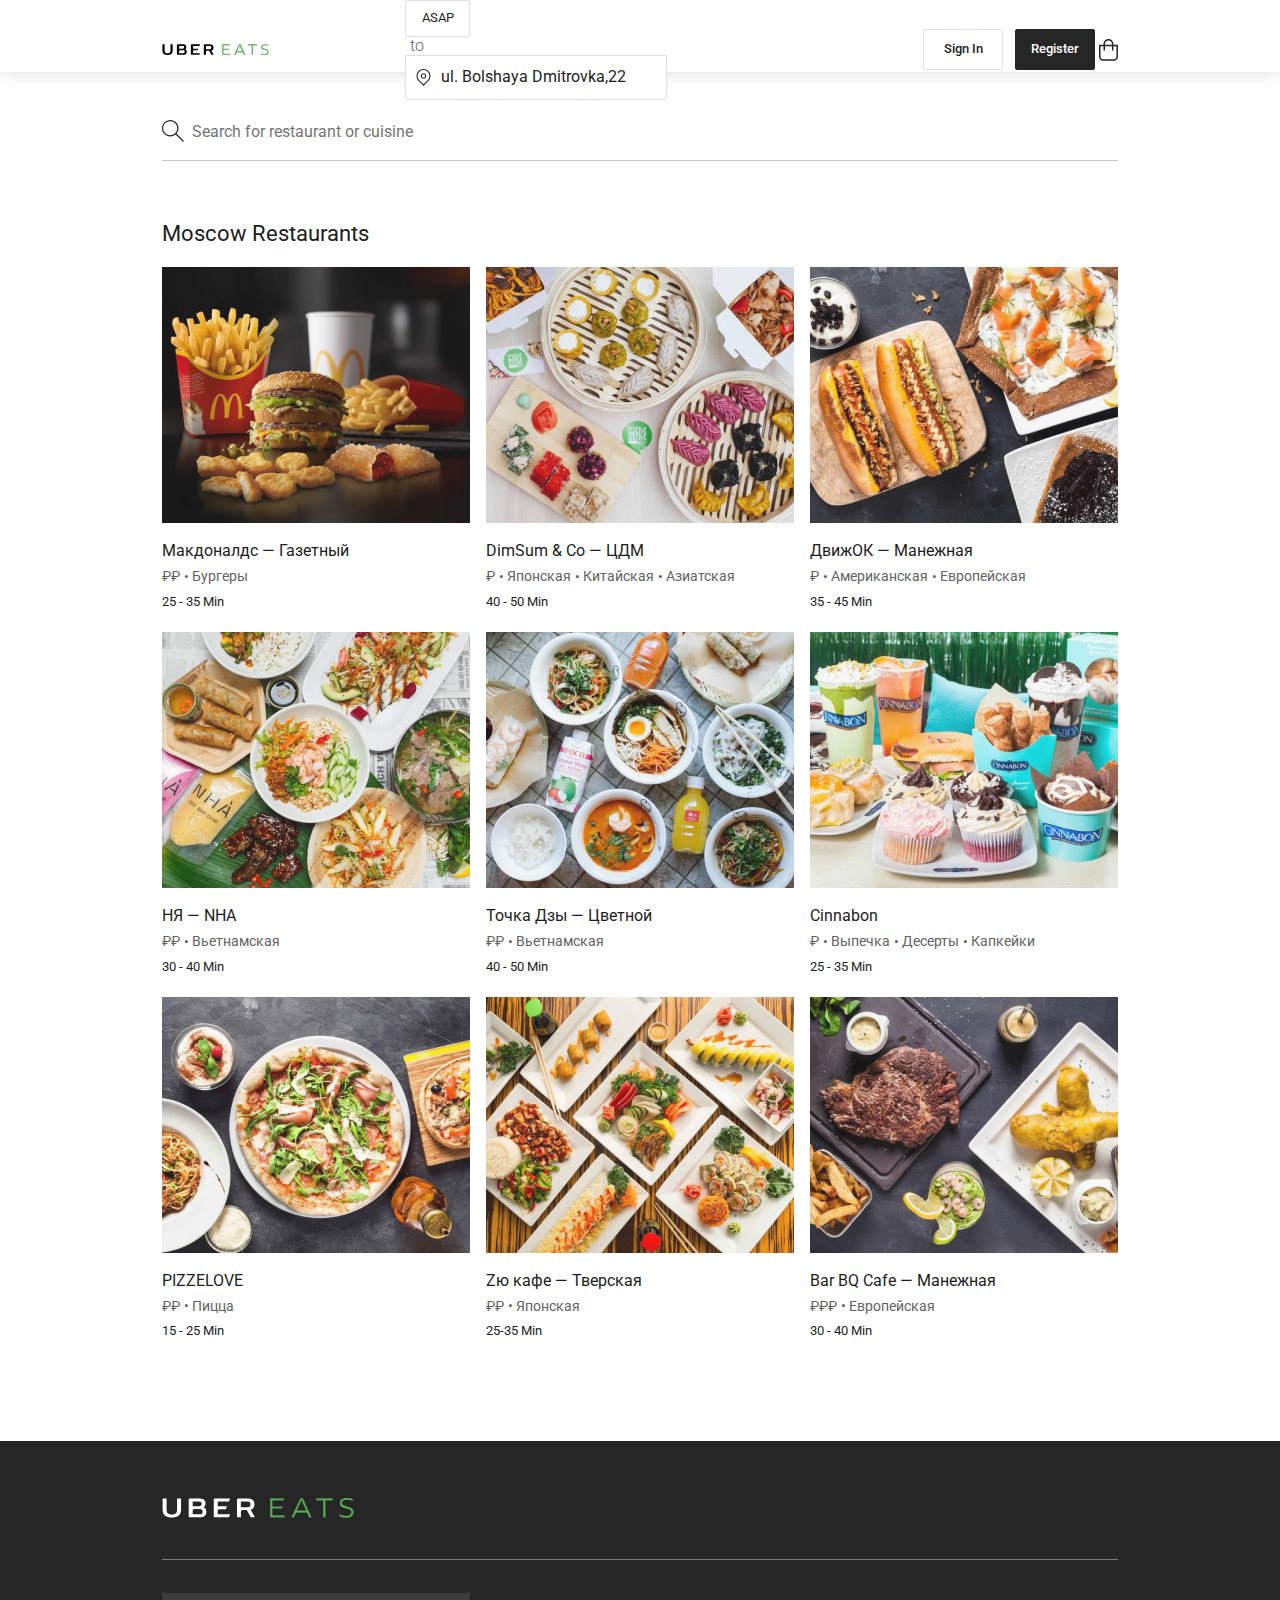
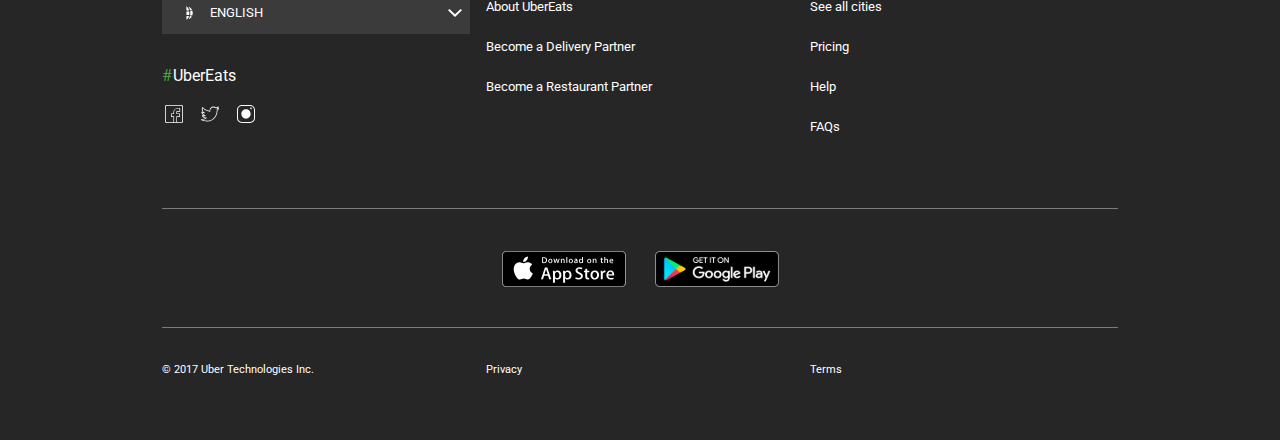
<file: ubereats/index.html>
<!doctype html>
<html>

<head>
    <title>Uber Eats</title>
    <meta charset="utf-8">
    <link href="https://fonts.googleapis.com/css?family=Roboto:300,400,500,700&amp;subset=cyrillic,cyrillic-ext" rel="stylesheet">
    <link rel="stylesheet" href="./styles/normalize.css">
    <link rel="stylesheet" href="./styles/styles.css">
</head>

<body>
    <header class="header">
        <div class="container">
            <div class="row">
                <div class="col col-xs-5 col-md-2 col-lg-3">
                    <a class="logo" href=""></a>
                </div>
                <div class="order col col-lg-5">
                    <form action="">
                        <button class="order__button" type="submit">ASAP</button>
                        <span class="order__text">to</span>
                        <input class="order__input" type="text" name="adress" value="ul. Bolshaya Dmitrovka,22">
                    </form>
                </div>
                <div class="col col-xs-7 col-md-5 col-lg-4">
                    <div class="user">
                        <input class="user__btn user__btn--white" type="button" value="Sign In">
                        <input class="user__btn user__btn--black" type="button" value="Register">
                        <a class="user__basket" href=""></a>
                    </div>
                </div>
            </div>
        </div>
    </header>
    <main>
        <section class="search">
            <div class="container">
                <div class="row">
                    <div class="col col-xs-12">
                        <input class="search__input" type="text" placeholder="Search for restaurant or cuisine">
                    </div>
                </div>
            </div>
        </section>

        <section class="order--mobile">
            <form action="">
                <div class="container">
                    <div class="row">
                        <div class="col col-xs-3">
                            <span class="order__text">When</span>
                            <button class="order__button" type="submit">ASAP</button>
                        </div>
                        <div class="col col-xs-9">
                            <span class="order__text">To</span>
                            <input class="order__input" type="text" name="adress" value="ul. Bolshaya Dmitrovka,22">
                        </div>
                    </div>
                </div>

            </form>
        </section>

        <section class="restaurants">
            <div class="container">
                <h1>Moscow Restaurants</h1>
                <div class="row">
                    <div class="col col-md-6 col-lg-4">
                        <a class="card" href="">
                            <img class="card__img" src="./images/gallery/1.png" alt="pic">
                            <h2>Макдоналдс — Газетный</h2>
                            <div>
                                <span class="card__price">₽₽</span>
                                <ul class="card__kitchen-list">
                                    <li class="kitchen-list__item">Бургеры</li>
                                </ul>
                            </div>
                            <time class="card__time">25 - 35 Min</time>
                        </a>
                    </div>
                    <div class="col col-md-6 col-lg-4">
                        <a class="card" href="">
                            <img class="card__img" src="./images/gallery/2.png" alt="pic">
                            <h2>DimSum & Co — ЦДМ</h2>
                            <div>
                                <span class="card__price">₽</span>
                                <ul class="card__kitchen-list">
                                    <li class="kitchen-list__item">Японская</li>
                                    <li class="kitchen-list__item">Китайская</li>
                                    <li class="kitchen-list__item">Азиатская</li>
                                </ul>
                            </div>
                            <time class="card__time">40 - 50 Min</time>
                        </a>
                    </div>
                    <div class="col col-md-6 col-lg-4">
                        <a class="card" href="">
                            <img class="card__img" src="./images/gallery/3.png" alt="pic">
                            <h2>ДвижОК — Манежная</h2>
                            <div>
                                <span class="card__price">₽</span>
                                <ul class="card__kitchen-list">
                                    <li class="kitchen-list__item">Американская</li>
                                    <li class="kitchen-list__item">Европейская</li>
                                </ul>
                            </div>
                            <time class="card__time">35 - 45 Min</time>
                        </a>
                    </div>
                    <div class="col col-md-6 col-lg-4">
                        <a class="card" href="">
                            <img class="card__img" src="./images/gallery/4.png" alt="pic">
                            <h2>НЯ — NHA</h2>
                            <div>
                                <span class="card__price">₽₽</span>
                                <ul class="card__kitchen-list">
                                    <li class="kitchen-list__item">Вьетнамская</li>
                                </ul>
                            </div>
                            <time class="card__time">30 - 40 Min</time>
                        </a>
                    </div>
                    <div class="col col-md-6 col-lg-4">
                        <a class="card" href="">
                            <img class="card__img" src="./images/gallery/5.png" alt="pic">
                            <h2>Точка Дзы — Цветной</h2>
                            <div>
                                <span class="card__price">₽₽</span>
                                <ul class="card__kitchen-list">
                                    <li class="kitchen-list__item">Вьетнамская</li>
                                </ul>
                            </div>
                            <time class="card__time">40 - 50 Min</time>
                        </a>
                    </div>
                    <div class="col col-md-6 col-lg-4">
                        <a class="card" href="">
                            <img class="card__img" src="./images/gallery/6.png" alt="pic">
                            <h2>Cinnabon</h2>
                            <div>
                                <span class="card__price">₽</span>
                                <ul class="card__kitchen-list">
                                    <li class="kitchen-list__item">Выпечка</li>
                                    <li class="kitchen-list__item">Десерты</li>
                                    <li class="kitchen-list__item">Капкейки</li>
                                </ul>
                            </div>
                            <time class="card__time">25 - 35 Min</time>
                        </a>
                    </div>
                    <div class="col col-md-6 col-lg-4">
                        <a class="card" href="">
                            <img class="card__img" src="./images/gallery/7.png" alt="pic">
                            <h2>PIZZELOVE</h2>
                            <div>
                                <span class="card__price">₽₽</span>
                                <ul class="card__kitchen-list">
                                    <li class="kitchen-list__item">Пицца</li>
                                </ul>
                            </div>
                            <time class="card__time">15 - 25 Min</time>
                        </a>
                    </div>
                    <div class="col col-md-6 col-lg-4">
                        <a class="card" href="">
                            <img class="card__img" src="./images/gallery/8.png" alt="pic">
                            <h2>Zю кафе — Тверская</h2>
                            <div>
                                <span class="card__price">₽₽</span>
                                <ul class="card__kitchen-list">
                                    <li class="kitchen-list__item">Японская</li>
                                </ul>
                            </div>
                            <time class="card__time">25-35 Min</time>
                        </a>
                    </div>
                    <div class="col col-md-6 col-lg-4">
                        <a class="card" href="">
                            <img class="card__img" src="./images/gallery/9.png" alt="pic">
                            <h2>Bar BQ Cafe — Манежная</h2>
                            <div>
                                <span class="card__price">₽₽₽</span>
                                <ul class="card__kitchen-list">
                                    <li class="kitchen-list__item">Европейская</li>
                                </ul>
                            </div>
                            <time class="card__time">30 - 40 Min</time>
                        </a>
                    </div>
                </div>
            </div>
        </section>
    </main>
    <footer class="footer">
        <div class="container">
            <section class="footer__section">
                <div class="row">
                    <div class="col col-xs-12">
                        <a class="logo--footer" href="">
                            <img src="./images/logo/white-logo.svg" alt="logo">
                        </a>
                    </div>
                </div>
            </section>
            <section class="footer__section footer__links">
                <div class="row">
                    <div class="col col-xs-12 col-md-4">

                        <select class="footer__select--country">
                            <option value="ENGLISH">ENGLISH</option>
                            <option value="RUSSIAN">RUSSIAN</option>
                            <option value="UKRAINE">UKRAINE</option>
                            <option value="CHINEESE">CHINEESE</option>
                        </select>

                        <p class="links__hashtag">
                            <span class="hashtag--green">#</span>UberEats</p>
                        <ul class="social-list">
                            <li class="social-list__item">
                                <a class="social-list__link social-list__link--fb" href=""></a>
                            </li>
                            <li class="social-list__item">
                                <a class="social-list__item social-list__link--tw" href=""></a>
                            </li>
                            <li class="social-list__item">
                                <a class="social-list__item social-list__link--inst" href=""></a>
                            </li>
                        </ul>
                    </div>
                    <div class="col col-xs-12 col-md-4">
                        <ul class="footer-list">
                            <li class="footer-list__item">
                                <a class="footer-list__link" href="">About UberEats</a>
                            </li>
                            <li class="footer-list__item">
                                <a class="footer-list__link" href="">Become a Delivery Partner</a>
                            </li>
                            <li class="footer-list__item">
                                <a class="footer-list__link" href="">Become a Restaurant Partner</a>
                            </li>
                        </ul>
                    </div>
                    <div class="col col-xs-12 col-md-4">
                        <ul class="footer-list">
                            <li class="footer-list__item">
                                <a class="footer-list__link" href="">See all cities</a>
                            </li>
                            <li class="footer-list__item">
                                <a class="footer-list__link" href="">Pricing</a>
                            </li>
                            <li class="footer-list__item">
                                <a class="footer-list__link" href="">Help</a>
                            </li>
                            <li class="footer-list__item">
                                <a class="footer-list__link" href="">FAQs</a>
                            </li>
                        </ul>
                    </div>
                </div>
            </section>
            <section class="footer__section footer-getapp">
                <div class="row">
                    <div class="col col-xs-12">
                        <a class="footer-getapp__link" href="">
                            <img class="footer-getapp__img" src="./images/icons/app-store.svg" alt="appstore">
                        </a>
                        <a class="footer-getapp__link" href="">
                            <img class="footer-getapp__img" src="./images/icons/google-play.svg" alt="googleplay">
                        </a>
                    </div>
                </div>
            </section>
            <section class="footer__section footer-copyright">
                <div class="row">
                    <div class="col col-xs-12 col-md-4">
                        <small class="footer-copyright__text">© 2017 Uber Technologies Inc.</small>
                    </div>
                    <div class="col col-xs-12 col-md-4">
                        <small class="footer-copyright__text">Privacy</small>
                    </div>
                    <div class="col col-xs-12 col-md-4">
                        <small class="footer-copyright__text">Terms</small>
                    </div>
                </div>
            </section>
        </div>
    </footer>
</body>

</html>
</file>
<file: ubereats/styles/styles.css>
/* common */

body {
  font-family: "Roboto", sans-serif;
}

h1,
h2,
h3,
h4 {
  margin: 0;
  padding: 0;
}

h1 {
  font-size: 22px;
  color: #1d1d1d;
  line-height: 34px;
  font-weight: 400;
  margin-bottom: 16px;
}

h2 {
  font-size: 16px;
  color: #1d1d1d;
  line-height: 24px;
  font-weight: 400;
  margin-top: 16px;
}

ul {
  list-style: none;
  margin: 0;
  padding: 0;
}

small {
  font-size: 11px;
}

/* layout */

.container {
  width: 308px;
  height: 100%;
  margin: auto;
  padding: 0 8px;
}

.row {
  height: 100%;
  display: flex;
  flex-wrap: wrap;
  justify-content: space-between;
  align-items: center;
  margin-left: -8px;
  margin-right: -8px;
}

.col {
  padding-left: 8px;
  padding-right: 8px;
  box-sizing: border-box;
}

.col-xs-1 {
  flex-basis: 8.3333%;
}
.col-xs-2 {
  flex-basis: 16.6666%;
}
.col-xs-3 {
  flex-basis: 25%;
}
.col-xs-4 {
  flex-basis: 33.3333%;
}
.col-xs-5 {
  flex-basis: 41.6666%;
}
.col-xs-6 {
  flex-basis: 50%;
}
.col-xs-7 {
  flex-basis: 58.3333%;
}
.col-xs-8 {
  flex-basis: 66.6666%;
}
.col-xs-9 {
  flex-basis: 75%;
}
.col-xs-10 {
  flex-basis: 83.3333%;
}
.col-xs-11 {
  flex-basis: 91.6666%;
}
.col-xs-12 {
  flex-basis: 100%;
}

@media (min-width: 768px) {
  .container {
    width: 752px;
  }

  .col-md-1 {
    flex-basis: 8.3333%;
  }
  .col-md-2 {
    flex-basis: 16.6666%;
  }
  .col-md-3 {
    flex-basis: 25%;
  }
  .col-md-4 {
    flex-basis: 33.3333%;
  }
  .col-md-5 {
    flex-basis: 41.6666%;
  }
  .col-md-6 {
    flex-basis: 50%;
  }
  .col-md-7 {
    flex-basis: 58.3333%;
  }
  .col-md-8 {
    flex-basis: 66.6666%;
  }
  .col-md-9 {
    flex-basis: 75%;
  }
  .col-md-10 {
    flex-basis: 83.3333%;
  }
  .col-md-11 {
    flex-basis: 91.6666%;
  }
  .col-md-12 {
    flex-basis: 100%;
  }
}

@media (min-width: 991px) {
  .container {
    width: 956px;
  }

  .col-lg-1 {
    flex-basis: 8.3333%;
  }
  .col-lg-2 {
    flex-basis: 16.6666%;
  }
  .col-lg-3 {
    flex-basis: 25%;
  }
  .col-lg-4 {
    flex-basis: 33.3333%;
  }
  .col-lg-5 {
    flex-basis: 41.6666%;
  }
  .col-lg-6 {
    flex-basis: 50%;
  }
  .col-lg-7 {
    flex-basis: 58.3333%;
  }
  .col-lg-8 {
    flex-basis: 66.6666%;
  }
  .col-lg-9 {
    flex-basis: 75%;
  }
  .col-lg-10 {
    flex-basis: 83.3333%;
  }
  .col-lg-11 {
    flex-basis: 91.6666%;
  }
  .col-lg-12 {
    flex-basis: 100%;
  }
}

/* header */

.header {
  height: 72px;
  margin-bottom: 40px;
  box-shadow: 0px 0px 16px rgba(38, 38, 38, 0.16);
}

.header .col-lg-4 {
  text-align: right;
}

.logo {
  display: flex;
  align-items: center;
  width: 107px;
  height: 11px;
  background: url(../images/logo/logo.svg) center no-repeat;
  background-size: 107px;
}

.order {
  display: none;
}

.order--mobile {
  padding-bottom: 8px;
}

@media (min-width: 768px) {
  .order {
    display: block;
  }
  .order--mobile {
    display: none;
  }
}

.order__text {
  display: block;
  color: #626262;
  font-size: 11px;
  font-weight: 400;
  padding-bottom: 8px;
}

@media (min-width: 768px) {
  .order__text {
    font-size: 16px;
    font-weight: 300;
    margin: 0 5px;
    padding-bottom: 0;
  }
}

.order__button {
  font-family: "Roboto", sans-serif;
  cursor: pointer;
  width: 65px;
  color: #1d1d1d;
  background-color: #fff;
  padding: 10px 0;
  border: 1px solid #e0e0e0;
  border-radius: 2px;
  font-size: 16px;
  font-weight: 400;
}

@media (min-width: 768px) {
  .order__button {
    font-size: 13px;
  }
}

.order__input {
  font-family: "Roboto", sans-serif;
  width: 179px;
  color: #1d1d1d;
  background: #fff url(../images/icons/location.svg) 10px center no-repeat;
  background-size: 15px;
  padding: 12px 10px 12px 35px;
  border: 1px solid #e0e0e0;
  border-radius: 2px;
  font-size: 13px;
  font-weight: 400;
}

@media (min-width: 768px) {
  .order__input {
    width: 215px;
    font-size: 16px;
  }
}

.user__btn {
  cursor: pointer;
  font-family: "Roboto", sans-serif;
  width: 72px;
  font-size: 11px;
  font-weight: 500;
  text-align: center;
  padding: 12px 0;
  border-radius: 2px;
}

@media (min-width: 991px) {
  .user__btn {
    width: 80px;
    font-size: 13px;
  }
}

.user__btn--white {
  color: #1d1d1d;
  background-color: #fff;
  border: 1px solid #e0e0e0;
  margin-right: 8px;
}

.user__btn--black {
  color: #fff;
  background-color: #262626;
  border: 1px solid #262626;
}

.user__basket {
  display: none;
}

@media (min-width: 768px) {
  .user__basket {
    vertical-align: middle;
    display: inline-block;
    width: 19px;
    height: 23px;
    background: url(../images/icons/basket.svg) center no-repeat;
  }
}

/* search input */

.search__input {
  font-family: "Roboto", sans-serif;
  font-weight: 400;
  font-size: 13px;
  line-height: 24px;
  color: #1d1d1d;
  width: 100%;
  padding: 8px 30px 16px 30px;
  margin-bottom: 24px;
  border-top: none;
  border-left: none;
  border-right: none;
  border-bottom: 1px solid rgba(117, 117, 117, 0.4);
  background: url(../images/icons/search.svg) no-repeat left 12px;
  background-size: 16px;
  box-sizing: border-box;
}

@media (min-width: 768px) {
  .search__input {
    font-size: 16px;
    background: url(../images/icons/search.svg) no-repeat left 8px;
  }
}

.search::placeholder {
  color: #626262;
  opacity: 0.5;
}

/* restaurants */

.restaurants {
  margin-top: 32px;
  margin-bottom: 48px;
}

@media (min-width: 768px) {
  .restaurants {
    margin-bottom: 80px;
  }
}

.card {
  position: relative;
  display: block;
  width: 100%;
  height: 100%;
  z-index: 2;
  text-decoration: none;
  margin-bottom: 16px;
}

.card::before {
  content: "";
  position: absolute;
  display: block;
  width: 100%;
  height: 256px;
  top: 0;
  left: 0;
  z-index: 4;
  background-color: rgba(216, 216, 216, 0.1);
}

.card__img {
  display: block;
  width: 100%;
  height: 256px;
}

.card__kitchen-list {
  display: inline-block;
}

.kitchen-list__item,
.card__price {
  display: inline-block;
  font-size: 14px;
  line-height: 21px;
  color: #626262;
  margin: 3px 0;
}

.kitchen-list__item::before {
  content: "•";
  display: inline-block;
  vertical-align: middle;
  padding-right: 3px;
}

.card__time {
  display: block;
  font-size: 13px;
  line-height: 21px;
  color: #1d1d1d;
  margin-bottom: 20px;
}

/* footer */

.footer {
  color: #ffffff;
  background-color: #262626;
}

.footer__section {
  border-bottom: 1px solid rgba(255, 255, 255, 0.4);
}

.logo--footer {
  display: inline-block;
  padding: 56px 0 36px 0;
}

.footer__links {
  padding-bottom: 15px;
}

@media (min-width: 768px) {
  .footer__links {
    padding-bottom: 0;
  }
}

.footer__links .row {
  align-items: flex-start;
}

.footer__select--country {
  width: 100%;
  font-family: "Roboto", sans-serif;
  font-weight: 400;
  font-size: 13px;
  text-transform: uppercase;
  color: #ffffff;
  padding: 13px 48px;
  background-color: #3b3b3b;
  background-image: url(../images/icons/world.svg),
    url(../images/icons/select-arrow.svg);
  background-repeat: no-repeat, no-repeat;
  background-position: 24px center, calc(100% - 8px) center;
  margin: 33px 0;
  border: none;
  -webkit-appearance: none;
  -moz-appearance: none;
  appearance: none;
}

/* CAUTION: IE hackery ahead */

select::-ms-expand {
  display: none;
  /* remove default arrow on ie10 and ie11 */
}

/* target Internet Explorer 9 to undo the custom arrow */

@media screen and (min-width: 0\0) {
  select {
    background: none\9;
    padding: 5px\9;
  }
}

.links__hashtag {
  font-weight: 400;
  font-size: 16px;
  margin-top: 0;
  margin-bottom: 17px;
}

.hashtag--green {
  color: #49a144;
  padding-right: 1px;
}

.social-list {
  margin-bottom: 40px;
}

.social-list__item {
  display: inline-block;
  width: 24px;
  height: 24px;
  margin-right: 8px;
}

.social-list__link {
  display: block;
  width: 100%;
  height: 100%;
}

.social-list__link--fb {
  background: url(../images/icons/facebook.svg) center no-repeat;
}

.social-list__link--tw {
  background: url(../images/icons/twitter.svg) center no-repeat;
}

.social-list__link--inst {
  background: url(../images/icons/instagram.svg) center no-repeat;
}

.footer-list {
  font-size: 13px;
}

@media (min-width: 768px) {
  .footer-list {
    padding-bottom: 0;
    margin-top: 40px;
    margin-bottom: 48px;
  }
}

.footer-list__item {
  padding-bottom: 25px;
}

/* .footer-list__item:last-child {
  padding-bottom: 0;
} */

.footer-list__link {
  color: #ffffff;
  text-decoration: none;
}

.footer-getapp {
  margin-top: 24px;
  padding-bottom: 20px;
  text-align: center;
}

@media (min-width: 768px) {
  .footer-getapp {
    margin-top: 42px;
    padding-bottom: 35px;
  }
}

.footer-getapp__link {
  display: inline-block;
  text-decoration: none;
  width: 124px;
  height: 36px;
  margin-right: 25px;
}

.footer-getapp__link:last-child {
  margin-right: 0;
}

.footer-getapp__img {
  width: 100%;
}

.footer-copyright {
  margin-top: 36px;
  padding-bottom: 40px;
  border-bottom: none;
}

.footer-copyright__text {
  display: block;
  margin-bottom: 24px;
}
</file>
